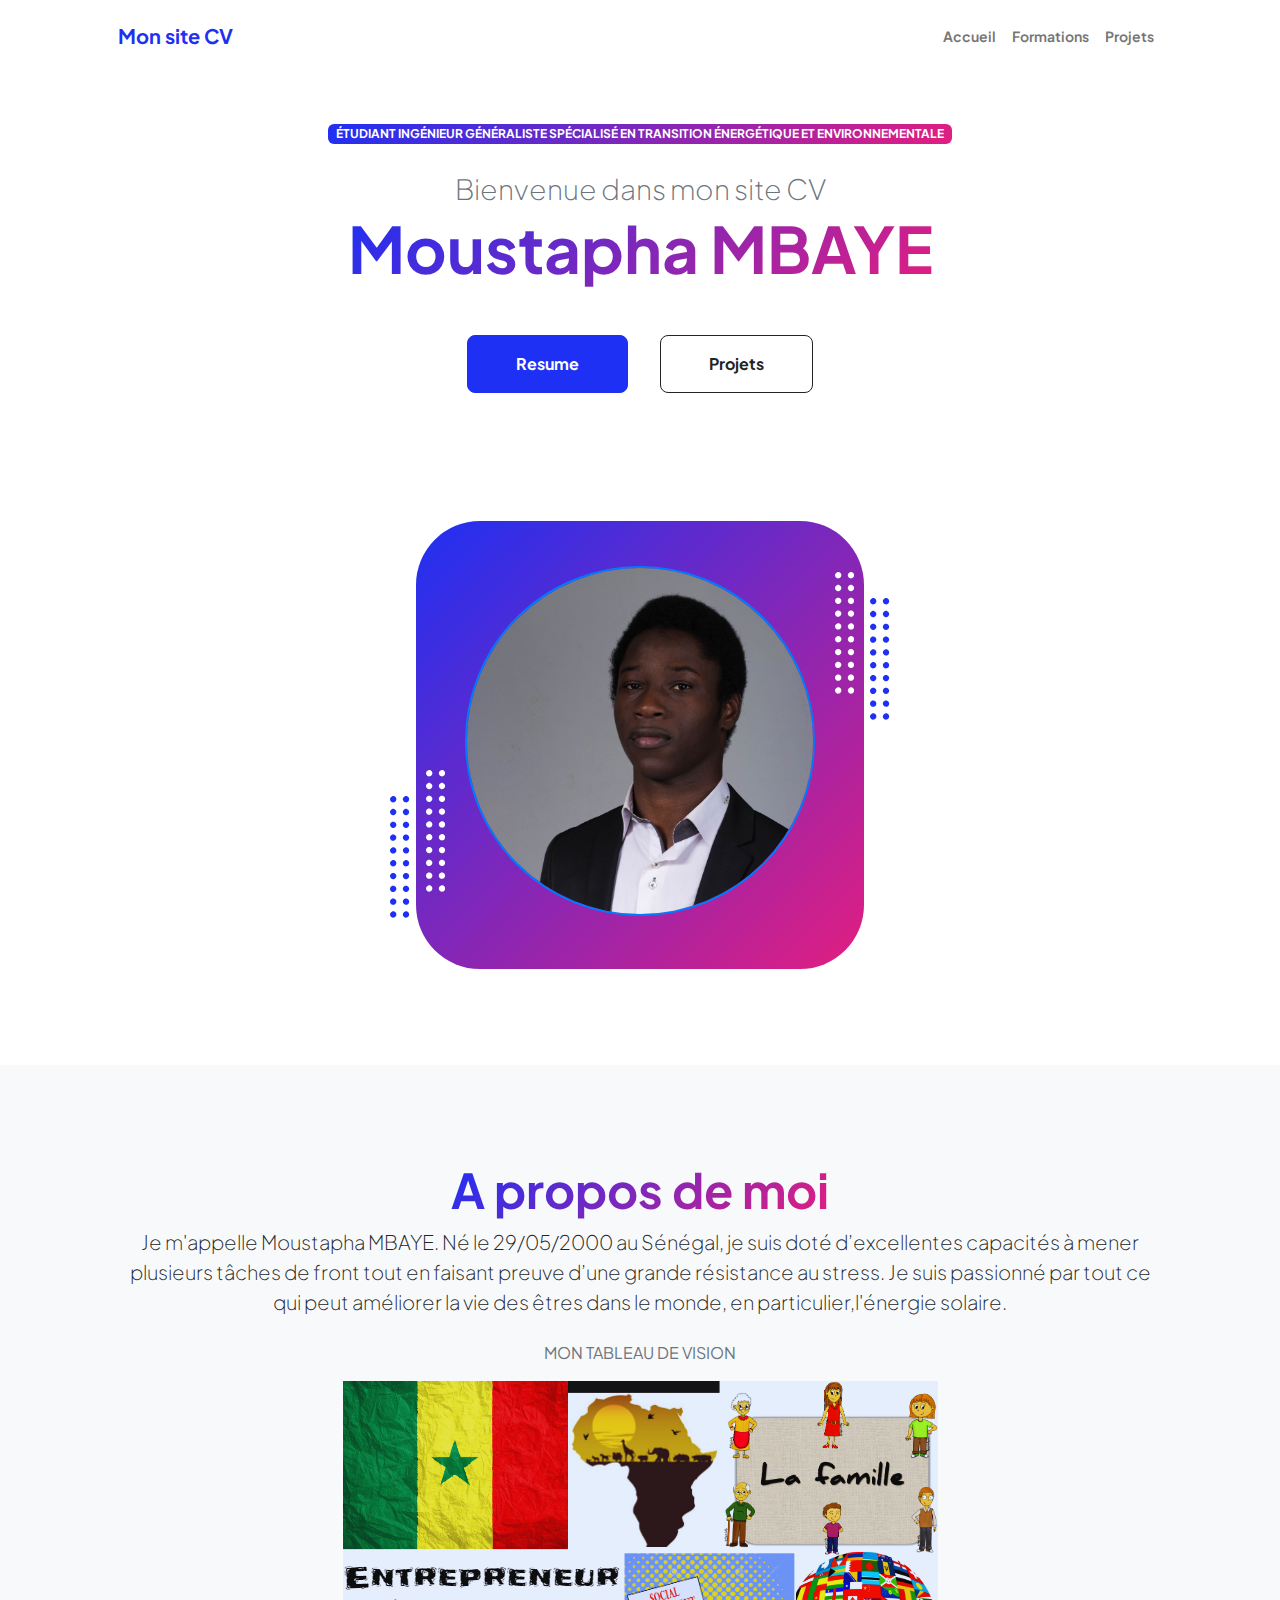
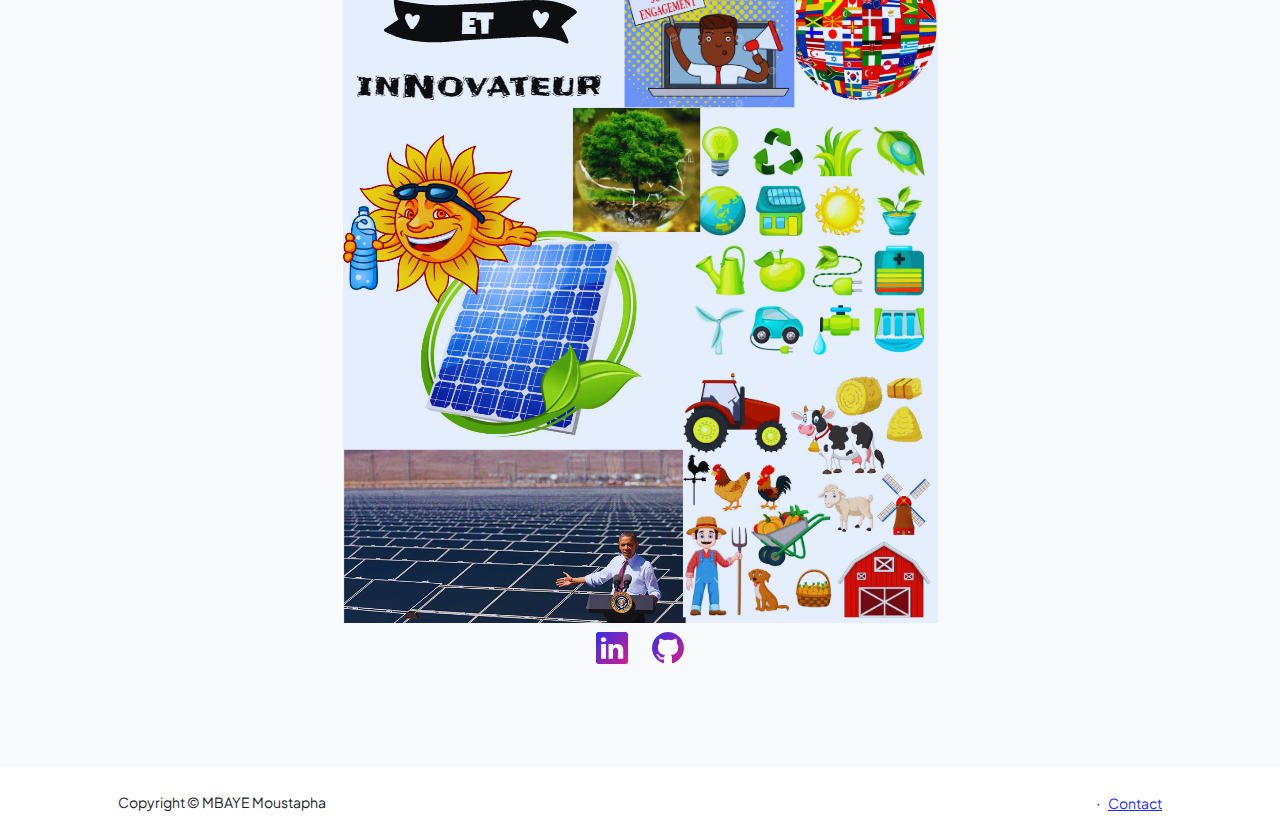
<file: index.html>
<!DOCTYPE html>
<html lang="en">
    <head>
        <meta charset="utf-8" />
        <meta name="viewport" content="width=device-width, initial-scale=1, shrink-to-fit=no" />
        <meta name="description" content="" />
        <meta name="author" content="" />
        <title>Moustapha MBAYE (CV)</title>
        <!-- Favicon-->
        <link rel="icon" type="image/x-icon" href="assets/Moii.jpg" />
        <!-- Custom Google font-->
        <link rel="preconnect" href="https://fonts.googleapis.com" />
        <link rel="preconnect" href="https://fonts.gstatic.com" crossorigin />
        <link href="https://fonts.googleapis.com/css2?family=Plus+Jakarta+Sans:wght@100;200;300;400;500;600;700;800;900&amp;display=swap" rel="stylesheet" />
        <!-- Bootstrap icons-->
        <link href="https://cdn.jsdelivr.net/npm/bootstrap-icons@1.8.1/font/bootstrap-icons.css" rel="stylesheet" />
        <!-- Core theme CSS (includes Bootstrap)-->
        <link href="css/styles.css" rel="stylesheet" />
    </head>
    <body class="d-flex flex-column h-100">
        <main class="flex-shrink-0">
            <!-- Navigation-->
            <nav class="navbar navbar-expand-lg navbar-light bg-white py-3">
                <div class="container px-5">
                    <a class="navbar-brand" href="index.html"><span class="fw-bolder text-primary">Mon site CV</span></a>
                    <button class="navbar-toggler" type="button" data-bs-toggle="collapse" data-bs-target="#navbarSupportedContent" aria-controls="navbarSupportedContent" aria-expanded="false" aria-label="Toggle navigation"><span class="navbar-toggler-icon"></span></button>
                    <div class="collapse navbar-collapse" id="navbarSupportedContent">
                        <ul class="navbar-nav ms-auto mb-2 mb-lg-0 small fw-bolder">
                            <li class="nav-item"><a class="nav-link" href="index.html">Accueil</a></li>
                            <li class="nav-item"><a class="nav-link" href="resume.html">Formations</a></li>
                            <li class="nav-item"><a class="nav-link" href="projects.html">Projets</a></li>
                        
                        </ul>
                    </div>
                </div>
            </nav>
            <!-- Header-->
            <header class="py-5">
                <div class="container px-5 pb-5">
                    <div class="row gx-5 align-items-center">
                        <div class="col-xxl-5">
                            <!-- Header text content-->
                            <div class="text-center text-xxl-start">
                                <div class="badge bg-gradient-primary-to-secondary text-white mb-4"><div class="text-uppercase">Étudiant Ingénieur généraliste spécialisé en transition énergétique et environnementale</div></div>
                                <div class="fs-3 fw-light text-muted">Bienvenue dans mon site CV</div>
                                <h1 class="display-3 fw-bolder mb-5"><span class="text-gradient d-inline">Moustapha MBAYE</span></h1>
                                <div class="d-grid gap-3 d-sm-flex justify-content-sm-center justify-content-xxl-start mb-3">
                                    <a class="btn btn-primary btn-lg px-5 py-3 me-sm-3 fs-6 fw-bolder" href="resume.html">Resume</a>
                                    <a class="btn btn-outline-dark btn-lg px-5 py-3 fs-6 fw-bolder" href="projects.html">Projets</a>
                                </div>
                            </div>
                        </div>
                        <div class="col-xxl-7">
                            <!-- Header profile picture-->
                            <div class="d-flex justify-content-center mt-5 mt-xxl-0">
                                <div class="profile bg-gradient-primary-to-secondary">
                                    <!-- TIP: For best results, use a photo with a transparent background like the demo example below-->
                                    <!-- Watch a tutorial on how to do this on YouTube (link)-->
                                    <img class="profile-img" src="assets/Profil.jpg" alt="..." />
                                    <div class="dots-1">
                                        <!-- SVG Dots-->
                                        <svg version="1.1" xmlns="http://www.w3.org/2000/svg" xmlns:xlink="http://www.w3.org/1999/xlink" x="0px" y="0px" viewBox="0 0 191.6 1215.4" style="enable-background: new 0 0 191.6 1215.4" xml:space="preserve">
                                            <g transform="translate(0.000000,1280.000000) scale(0.100000,-0.100000)">
                                                <path d="M227.7,12788.6c-105-35-200-141-222-248c-43-206,163-412,369-369c155,32,275,190,260,339c-11,105-90,213-190,262        C383.7,12801.6,289.7,12808.6,227.7,12788.6z"></path>
                                                <path d="M1507.7,12788.6c-151-50-253-216-222-362c25-119,136-230,254-255c194-41,395,142,375,339c-11,105-90,213-190,262        C1663.7,12801.6,1569.7,12808.6,1507.7,12788.6z"></path>
                                                <path d="M227.7,11508.6c-105-35-200-141-222-248c-43-206,163-412,369-369c155,32,275,190,260,339c-11,105-90,213-190,262        C383.7,11521.6,289.7,11528.6,227.7,11508.6z"></path>
                                                <path d="M1507.7,11508.6c-151-50-253-216-222-362c25-119,136-230,254-255c194-41,395,142,375,339c-11,105-90,213-190,262        C1663.7,11521.6,1569.7,11528.6,1507.7,11508.6z"></path>
                                                <path d="M227.7,10228.6c-105-35-200-141-222-248c-43-206,163-412,369-369c155,32,275,190,260,339c-11,105-90,213-190,262        C383.7,10241.6,289.7,10248.6,227.7,10228.6z"></path>
                                                <path d="M1507.7,10228.6c-105-35-200-141-222-248c-43-206,163-412,369-369c155,32,275,190,260,339c-11,105-90,213-190,262        C1663.7,10241.6,1569.7,10248.6,1507.7,10228.6z"></path>
                                                <path d="M227.7,8948.6c-105-35-200-141-222-248c-43-206,163-412,369-369c155,32,275,190,260,339c-11,105-90,213-190,262        C383.7,8961.6,289.7,8968.6,227.7,8948.6z"></path>
                                                <path d="M1507.7,8948.6c-105-35-200-141-222-248c-43-206,163-412,369-369c155,32,275,190,260,339c-11,105-90,213-190,262        C1663.7,8961.6,1569.7,8968.6,1507.7,8948.6z"></path>
                                                <path d="M227.7,7668.6c-105-35-200-141-222-248c-43-206,163-412,369-369c155,32,275,190,260,339c-11,105-90,213-190,262        C383.7,7681.6,289.7,7688.6,227.7,7668.6z"></path>
                                                <path d="M1507.7,7668.6c-105-35-200-141-222-248c-43-206,163-412,369-369c155,32,275,190,260,339c-11,105-90,213-190,262        C1663.7,7681.6,1569.7,7688.6,1507.7,7668.6z"></path>
                                                <path d="M227.7,6388.6c-105-35-200-141-222-248c-43-206,163-412,369-369c155,32,275,190,260,339c-11,105-90,213-190,262        C383.7,6401.6,289.7,6408.6,227.7,6388.6z"></path>
                                                <path d="M1507.7,6388.6c-105-35-200-141-222-248c-43-206,163-412,369-369c155,32,275,190,260,339c-11,105-90,213-190,262        C1663.7,6401.6,1569.7,6408.6,1507.7,6388.6z"></path>
                                                <path d="M227.7,5108.6c-105-35-200-141-222-248c-43-206,163-412,369-369c155,32,275,190,260,339c-11,105-90,213-190,262        C383.7,5121.6,289.7,5128.6,227.7,5108.6z"></path>
                                                <path d="M1507.7,5108.6c-105-35-200-141-222-248c-43-206,163-412,369-369c155,32,275,190,260,339c-11,105-90,213-190,262        C1663.7,5121.6,1569.7,5128.6,1507.7,5108.6z"></path>
                                                <path d="M227.7,3828.6c-105-35-200-141-222-248c-43-206,163-412,369-369c155,32,275,190,260,339c-11,105-90,213-190,262        C383.7,3841.6,289.7,3848.6,227.7,3828.6z"></path>
                                                <path d="M1507.7,3828.6c-105-35-200-141-222-248c-43-206,163-412,369-369c155,32,275,190,260,339c-11,105-90,213-190,262        C1663.7,3841.6,1569.7,3848.6,1507.7,3828.6z"></path>
                                                <path d="M227.7,2548.6c-105-35-200-141-222-248c-43-206,163-412,369-369c155,32,275,190,260,339c-11,105-90,213-190,262        C383.7,2561.6,289.7,2568.6,227.7,2548.6z"></path>
                                                <path d="M1507.7,2548.6c-105-35-200-141-222-248c-43-206,163-412,369-369c155,32,275,190,260,339c-11,105-90,213-190,262        C1663.7,2561.6,1569.7,2568.6,1507.7,2548.6z"></path>
                                                <path d="M227.7,1268.6c-105-35-200-141-222-248c-43-206,163-412,369-369c155,32,275,190,260,339c-11,105-90,213-190,262        C383.7,1281.6,289.7,1288.6,227.7,1268.6z"></path>
                                                <path d="M1507.7,1268.6c-105-35-200-141-222-248c-43-206,163-412,369-369c155,32,275,190,260,339c-11,105-90,213-190,262        C1663.7,1281.6,1569.7,1288.6,1507.7,1268.6z"></path>
                                            </g>
                                        </svg>
                                        <!-- END of SVG dots-->
                                    </div>
                                    <div class="dots-2">
                                        <!-- SVG Dots-->
                                        <svg version="1.1" xmlns="http://www.w3.org/2000/svg" xmlns:xlink="http://www.w3.org/1999/xlink" x="0px" y="0px" viewBox="0 0 191.6 1215.4" style="enable-background: new 0 0 191.6 1215.4" xml:space="preserve">
                                            <g transform="translate(0.000000,1280.000000) scale(0.100000,-0.100000)">
                                                <path d="M227.7,12788.6c-105-35-200-141-222-248c-43-206,163-412,369-369c155,32,275,190,260,339c-11,105-90,213-190,262        C383.7,12801.6,289.7,12808.6,227.7,12788.6z"></path>
                                                <path d="M1507.7,12788.6c-151-50-253-216-222-362c25-119,136-230,254-255c194-41,395,142,375,339c-11,105-90,213-190,262        C1663.7,12801.6,1569.7,12808.6,1507.7,12788.6z"></path>
                                                <path d="M227.7,11508.6c-105-35-200-141-222-248c-43-206,163-412,369-369c155,32,275,190,260,339c-11,105-90,213-190,262        C383.7,11521.6,289.7,11528.6,227.7,11508.6z"></path>
                                                <path d="M1507.7,11508.6c-151-50-253-216-222-362c25-119,136-230,254-255c194-41,395,142,375,339c-11,105-90,213-190,262        C1663.7,11521.6,1569.7,11528.6,1507.7,11508.6z"></path>
                                                <path d="M227.7,10228.6c-105-35-200-141-222-248c-43-206,163-412,369-369c155,32,275,190,260,339c-11,105-90,213-190,262        C383.7,10241.6,289.7,10248.6,227.7,10228.6z"></path>
                                                <path d="M1507.7,10228.6c-105-35-200-141-222-248c-43-206,163-412,369-369c155,32,275,190,260,339c-11,105-90,213-190,262        C1663.7,10241.6,1569.7,10248.6,1507.7,10228.6z"></path>
                                                <path d="M227.7,8948.6c-105-35-200-141-222-248c-43-206,163-412,369-369c155,32,275,190,260,339c-11,105-90,213-190,262        C383.7,8961.6,289.7,8968.6,227.7,8948.6z"></path>
                                                <path d="M1507.7,8948.6c-105-35-200-141-222-248c-43-206,163-412,369-369c155,32,275,190,260,339c-11,105-90,213-190,262        C1663.7,8961.6,1569.7,8968.6,1507.7,8948.6z"></path>
                                                <path d="M227.7,7668.6c-105-35-200-141-222-248c-43-206,163-412,369-369c155,32,275,190,260,339c-11,105-90,213-190,262        C383.7,7681.6,289.7,7688.6,227.7,7668.6z"></path>
                                                <path d="M1507.7,7668.6c-105-35-200-141-222-248c-43-206,163-412,369-369c155,32,275,190,260,339c-11,105-90,213-190,262        C1663.7,7681.6,1569.7,7688.6,1507.7,7668.6z"></path>
                                                <path d="M227.7,6388.6c-105-35-200-141-222-248c-43-206,163-412,369-369c155,32,275,190,260,339c-11,105-90,213-190,262        C383.7,6401.6,289.7,6408.6,227.7,6388.6z"></path>
                                                <path d="M1507.7,6388.6c-105-35-200-141-222-248c-43-206,163-412,369-369c155,32,275,190,260,339c-11,105-90,213-190,262        C1663.7,6401.6,1569.7,6408.6,1507.7,6388.6z"></path>
                                                <path d="M227.7,5108.6c-105-35-200-141-222-248c-43-206,163-412,369-369c155,32,275,190,260,339c-11,105-90,213-190,262        C383.7,5121.6,289.7,5128.6,227.7,5108.6z"></path>
                                                <path d="M1507.7,5108.6c-105-35-200-141-222-248c-43-206,163-412,369-369c155,32,275,190,260,339c-11,105-90,213-190,262        C1663.7,5121.6,1569.7,5128.6,1507.7,5108.6z"></path>
                                                <path d="M227.7,3828.6c-105-35-200-141-222-248c-43-206,163-412,369-369c155,32,275,190,260,339c-11,105-90,213-190,262        C383.7,3841.6,289.7,3848.6,227.7,3828.6z"></path>
                                                <path d="M1507.7,3828.6c-105-35-200-141-222-248c-43-206,163-412,369-369c155,32,275,190,260,339c-11,105-90,213-190,262        C1663.7,3841.6,1569.7,3848.6,1507.7,3828.6z"></path>
                                                <path d="M227.7,2548.6c-105-35-200-141-222-248c-43-206,163-412,369-369c155,32,275,190,260,339c-11,105-90,213-190,262        C383.7,2561.6,289.7,2568.6,227.7,2548.6z"></path>
                                                <path d="M1507.7,2548.6c-105-35-200-141-222-248c-43-206,163-412,369-369c155,32,275,190,260,339c-11,105-90,213-190,262        C1663.7,2561.6,1569.7,2568.6,1507.7,2548.6z"></path>
                                                <path d="M227.7,1268.6c-105-35-200-141-222-248c-43-206,163-412,369-369c155,32,275,190,260,339c-11,105-90,213-190,262        C383.7,1281.6,289.7,1288.6,227.7,1268.6z"></path>
                                                <path d="M1507.7,1268.6c-105-35-200-141-222-248c-43-206,163-412,369-369c155,32,275,190,260,339c-11,105-90,213-190,262        C1663.7,1281.6,1569.7,1288.6,1507.7,1268.6z"></path>
                                            </g>
                                        </svg>
                                        <!-- END of SVG dots-->
                                    </div>
                                    <div class="dots-3">
                                        <!-- SVG Dots-->
                                        <svg version="1.1" xmlns="http://www.w3.org/2000/svg" xmlns:xlink="http://www.w3.org/1999/xlink" x="0px" y="0px" viewBox="0 0 191.6 1215.4" style="enable-background: new 0 0 191.6 1215.4" xml:space="preserve">
                                            <g transform="translate(0.000000,1280.000000) scale(0.100000,-0.100000)">
                                                <path d="M227.7,12788.6c-105-35-200-141-222-248c-43-206,163-412,369-369c155,32,275,190,260,339c-11,105-90,213-190,262        C383.7,12801.6,289.7,12808.6,227.7,12788.6z"></path>
                                                <path d="M1507.7,12788.6c-151-50-253-216-222-362c25-119,136-230,254-255c194-41,395,142,375,339c-11,105-90,213-190,262        C1663.7,12801.6,1569.7,12808.6,1507.7,12788.6z"></path>
                                                <path d="M227.7,11508.6c-105-35-200-141-222-248c-43-206,163-412,369-369c155,32,275,190,260,339c-11,105-90,213-190,262        C383.7,11521.6,289.7,11528.6,227.7,11508.6z"></path>
                                                <path d="M1507.7,11508.6c-151-50-253-216-222-362c25-119,136-230,254-255c194-41,395,142,375,339c-11,105-90,213-190,262        C1663.7,11521.6,1569.7,11528.6,1507.7,11508.6z"></path>
                                                <path d="M227.7,10228.6c-105-35-200-141-222-248c-43-206,163-412,369-369c155,32,275,190,260,339c-11,105-90,213-190,262        C383.7,10241.6,289.7,10248.6,227.7,10228.6z"></path>
                                                <path d="M1507.7,10228.6c-105-35-200-141-222-248c-43-206,163-412,369-369c155,32,275,190,260,339c-11,105-90,213-190,262        C1663.7,10241.6,1569.7,10248.6,1507.7,10228.6z"></path>
                                                <path d="M227.7,8948.6c-105-35-200-141-222-248c-43-206,163-412,369-369c155,32,275,190,260,339c-11,105-90,213-190,262        C383.7,8961.6,289.7,8968.6,227.7,8948.6z"></path>
                                                <path d="M1507.7,8948.6c-105-35-200-141-222-248c-43-206,163-412,369-369c155,32,275,190,260,339c-11,105-90,213-190,262        C1663.7,8961.6,1569.7,8968.6,1507.7,8948.6z"></path>
                                                <path d="M227.7,7668.6c-105-35-200-141-222-248c-43-206,163-412,369-369c155,32,275,190,260,339c-11,105-90,213-190,262        C383.7,7681.6,289.7,7688.6,227.7,7668.6z"></path>
                                                <path d="M1507.7,7668.6c-105-35-200-141-222-248c-43-206,163-412,369-369c155,32,275,190,260,339c-11,105-90,213-190,262        C1663.7,7681.6,1569.7,7688.6,1507.7,7668.6z"></path>
                                                <path d="M227.7,6388.6c-105-35-200-141-222-248c-43-206,163-412,369-369c155,32,275,190,260,339c-11,105-90,213-190,262        C383.7,6401.6,289.7,6408.6,227.7,6388.6z"></path>
                                                <path d="M1507.7,6388.6c-105-35-200-141-222-248c-43-206,163-412,369-369c155,32,275,190,260,339c-11,105-90,213-190,262        C1663.7,6401.6,1569.7,6408.6,1507.7,6388.6z"></path>
                                                <path d="M227.7,5108.6c-105-35-200-141-222-248c-43-206,163-412,369-369c155,32,275,190,260,339c-11,105-90,213-190,262        C383.7,5121.6,289.7,5128.6,227.7,5108.6z"></path>
                                                <path d="M1507.7,5108.6c-105-35-200-141-222-248c-43-206,163-412,369-369c155,32,275,190,260,339c-11,105-90,213-190,262        C1663.7,5121.6,1569.7,5128.6,1507.7,5108.6z"></path>
                                                <path d="M227.7,3828.6c-105-35-200-141-222-248c-43-206,163-412,369-369c155,32,275,190,260,339c-11,105-90,213-190,262        C383.7,3841.6,289.7,3848.6,227.7,3828.6z"></path>
                                                <path d="M1507.7,3828.6c-105-35-200-141-222-248c-43-206,163-412,369-369c155,32,275,190,260,339c-11,105-90,213-190,262        C1663.7,3841.6,1569.7,3848.6,1507.7,3828.6z"></path>
                                                <path d="M227.7,2548.6c-105-35-200-141-222-248c-43-206,163-412,369-369c155,32,275,190,260,339c-11,105-90,213-190,262        C383.7,2561.6,289.7,2568.6,227.7,2548.6z"></path>
                                                <path d="M1507.7,2548.6c-105-35-200-141-222-248c-43-206,163-412,369-369c155,32,275,190,260,339c-11,105-90,213-190,262        C1663.7,2561.6,1569.7,2568.6,1507.7,2548.6z"></path>
                                                <path d="M227.7,1268.6c-105-35-200-141-222-248c-43-206,163-412,369-369c155,32,275,190,260,339c-11,105-90,213-190,262        C383.7,1281.6,289.7,1288.6,227.7,1268.6z"></path>
                                                <path d="M1507.7,1268.6c-105-35-200-141-222-248c-43-206,163-412,369-369c155,32,275,190,260,339c-11,105-90,213-190,262        C1663.7,1281.6,1569.7,1288.6,1507.7,1268.6z"></path>
                                            </g>
                                        </svg>
                                        <!-- END of SVG dots-->
                                    </div>
                                    <div class="dots-4">
                                        <!-- SVG Dots-->
                                        <svg version="1.1" xmlns="http://www.w3.org/2000/svg" xmlns:xlink="http://www.w3.org/1999/xlink" x="0px" y="0px" viewBox="0 0 191.6 1215.4" style="enable-background: new 0 0 191.6 1215.4" xml:space="preserve">
                                            <g transform="translate(0.000000,1280.000000) scale(0.100000,-0.100000)">
                                                <path d="M227.7,12788.6c-105-35-200-141-222-248c-43-206,163-412,369-369c155,32,275,190,260,339c-11,105-90,213-190,262        C383.7,12801.6,289.7,12808.6,227.7,12788.6z"></path>
                                                <path d="M1507.7,12788.6c-151-50-253-216-222-362c25-119,136-230,254-255c194-41,395,142,375,339c-11,105-90,213-190,262        C1663.7,12801.6,1569.7,12808.6,1507.7,12788.6z"></path>
                                                <path d="M227.7,11508.6c-105-35-200-141-222-248c-43-206,163-412,369-369c155,32,275,190,260,339c-11,105-90,213-190,262        C383.7,11521.6,289.7,11528.6,227.7,11508.6z"></path>
                                                <path d="M1507.7,11508.6c-151-50-253-216-222-362c25-119,136-230,254-255c194-41,395,142,375,339c-11,105-90,213-190,262        C1663.7,11521.6,1569.7,11528.6,1507.7,11508.6z"></path>
                                                <path d="M227.7,10228.6c-105-35-200-141-222-248c-43-206,163-412,369-369c155,32,275,190,260,339c-11,105-90,213-190,262        C383.7,10241.6,289.7,10248.6,227.7,10228.6z"></path>
                                                <path d="M1507.7,10228.6c-105-35-200-141-222-248c-43-206,163-412,369-369c155,32,275,190,260,339c-11,105-90,213-190,262        C1663.7,10241.6,1569.7,10248.6,1507.7,10228.6z"></path>
                                                <path d="M227.7,8948.6c-105-35-200-141-222-248c-43-206,163-412,369-369c155,32,275,190,260,339c-11,105-90,213-190,262        C383.7,8961.6,289.7,8968.6,227.7,8948.6z"></path>
                                                <path d="M1507.7,8948.6c-105-35-200-141-222-248c-43-206,163-412,369-369c155,32,275,190,260,339c-11,105-90,213-190,262        C1663.7,8961.6,1569.7,8968.6,1507.7,8948.6z"></path>
                                                <path d="M227.7,7668.6c-105-35-200-141-222-248c-43-206,163-412,369-369c155,32,275,190,260,339c-11,105-90,213-190,262        C383.7,7681.6,289.7,7688.6,227.7,7668.6z"></path>
                                                <path d="M1507.7,7668.6c-105-35-200-141-222-248c-43-206,163-412,369-369c155,32,275,190,260,339c-11,105-90,213-190,262        C1663.7,7681.6,1569.7,7688.6,1507.7,7668.6z"></path>
                                                <path d="M227.7,6388.6c-105-35-200-141-222-248c-43-206,163-412,369-369c155,32,275,190,260,339c-11,105-90,213-190,262        C383.7,6401.6,289.7,6408.6,227.7,6388.6z"></path>
                                                <path d="M1507.7,6388.6c-105-35-200-141-222-248c-43-206,163-412,369-369c155,32,275,190,260,339c-11,105-90,213-190,262        C1663.7,6401.6,1569.7,6408.6,1507.7,6388.6z"></path>
                                                <path d="M227.7,5108.6c-105-35-200-141-222-248c-43-206,163-412,369-369c155,32,275,190,260,339c-11,105-90,213-190,262        C383.7,5121.6,289.7,5128.6,227.7,5108.6z"></path>
                                                <path d="M1507.7,5108.6c-105-35-200-141-222-248c-43-206,163-412,369-369c155,32,275,190,260,339c-11,105-90,213-190,262        C1663.7,5121.6,1569.7,5128.6,1507.7,5108.6z"></path>
                                                <path d="M227.7,3828.6c-105-35-200-141-222-248c-43-206,163-412,369-369c155,32,275,190,260,339c-11,105-90,213-190,262        C383.7,3841.6,289.7,3848.6,227.7,3828.6z"></path>
                                                <path d="M1507.7,3828.6c-105-35-200-141-222-248c-43-206,163-412,369-369c155,32,275,190,260,339c-11,105-90,213-190,262        C1663.7,3841.6,1569.7,3848.6,1507.7,3828.6z"></path>
                                                <path d="M227.7,2548.6c-105-35-200-141-222-248c-43-206,163-412,369-369c155,32,275,190,260,339c-11,105-90,213-190,262        C383.7,2561.6,289.7,2568.6,227.7,2548.6z"></path>
                                                <path d="M1507.7,2548.6c-105-35-200-141-222-248c-43-206,163-412,369-369c155,32,275,190,260,339c-11,105-90,213-190,262        C1663.7,2561.6,1569.7,2568.6,1507.7,2548.6z"></path>
                                                <path d="M227.7,1268.6c-105-35-200-141-222-248c-43-206,163-412,369-369c155,32,275,190,260,339c-11,105-90,213-190,262        C383.7,1281.6,289.7,1288.6,227.7,1268.6z"></path>
                                                <path d="M1507.7,1268.6c-105-35-200-141-222-248c-43-206,163-412,369-369c155,32,275,190,260,339c-11,105-90,213-190,262        C1663.7,1281.6,1569.7,1288.6,1507.7,1268.6z"></path>
                                            </g>
                                        </svg>
                                        <!-- END of SVG dots-->
                                    </div>
                                </div>
                            </div>
                        </div>
                    </div>
                </div>
            </header>
            <!-- About Section-->
            <section class="bg-light py-5">
                <div class="container px-5">
                    <div class="row gx-5 justify-content-center">
                        <div class="col-xxl-8">
                            <div class="text-center my-5">
                                <h2 class="display-5 fw-bolder"><span class="text-gradient d-inline">A propos de moi</span></h2>
                                <p class="lead fw-light mb-4">Je m'appelle Moustapha MBAYE. Né le 29/05/2000 au Sénégal, je suis doté d’excellentes capacités à mener plusieurs tâches de front tout en faisant preuve d’une grande résistance au stress. Je suis passionné par tout ce qui peut améliorer la vie des êtres dans le monde, en particulier,l'énergie solaire.</p>
                                <p class="text-muted"> MON TABLEAU DE VISION </p>
                                <div class="parcoursimage">
                                    <img src="assets/Tableau_de_vision.png" alt="Pour mieux me connaître">
                                </div>
                                <div class="d-flex justify-content-center fs-2 gap-4">
                                    <a class="text-gradient" href="https://www.linkedin.com/in/moustapha-mbaye-a885a91b2/"><i class="bi bi-linkedin"></i></a>
                                    <a class="text-gradient" href="https://github.com/MBAYE-Mustafaa"><i class="bi bi-github"></i></a>
                                </div>
                            </div>
                        </div>
                    </div>
                </div>
            </section>
        </main>
        <!-- Footer-->
        <footer class="bg-white py-4 mt-auto">
            <div class="container px-5">
                <div class="row align-items-center justify-content-between flex-column flex-sm-row">
                    <div class="col-auto"><div class="small m-0">Copyright &copy; MBAYE Moustapha</div></div>
                    <div class="col-auto">
                        <span class="mx-1">&middot;</span>
                        <a class="small" href="mailto:moustapha.mbaye@imt-atlantique.net">Contact</a>
                    </div>

            



                </div>
            </div>
        </footer>
        <!-- Bootstrap core JS-->
        <script src="https://cdn.jsdelivr.net/npm/bootstrap@5.2.3/dist/js/bootstrap.bundle.min.js"></script>
        <!-- Core theme JS-->
        <script src="js/scripts.js"></script>
    </body>
</html>
</file>
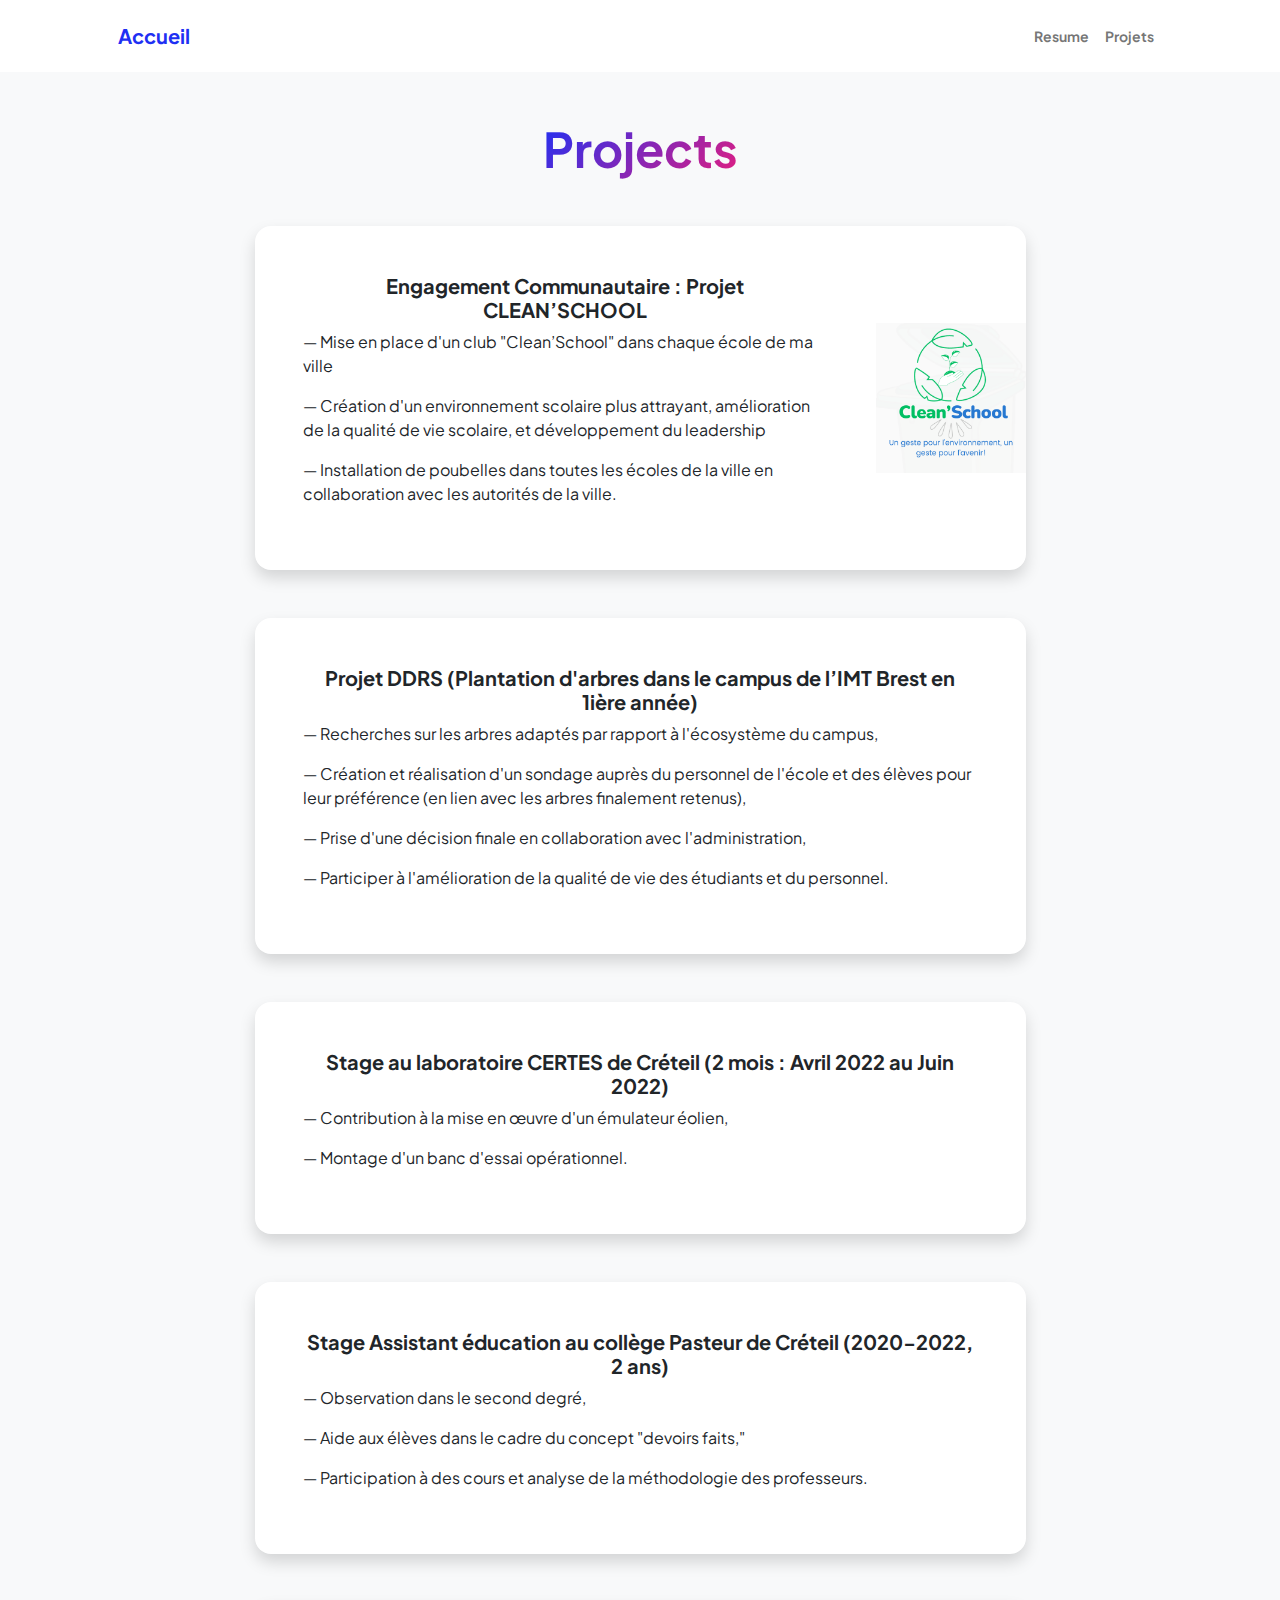
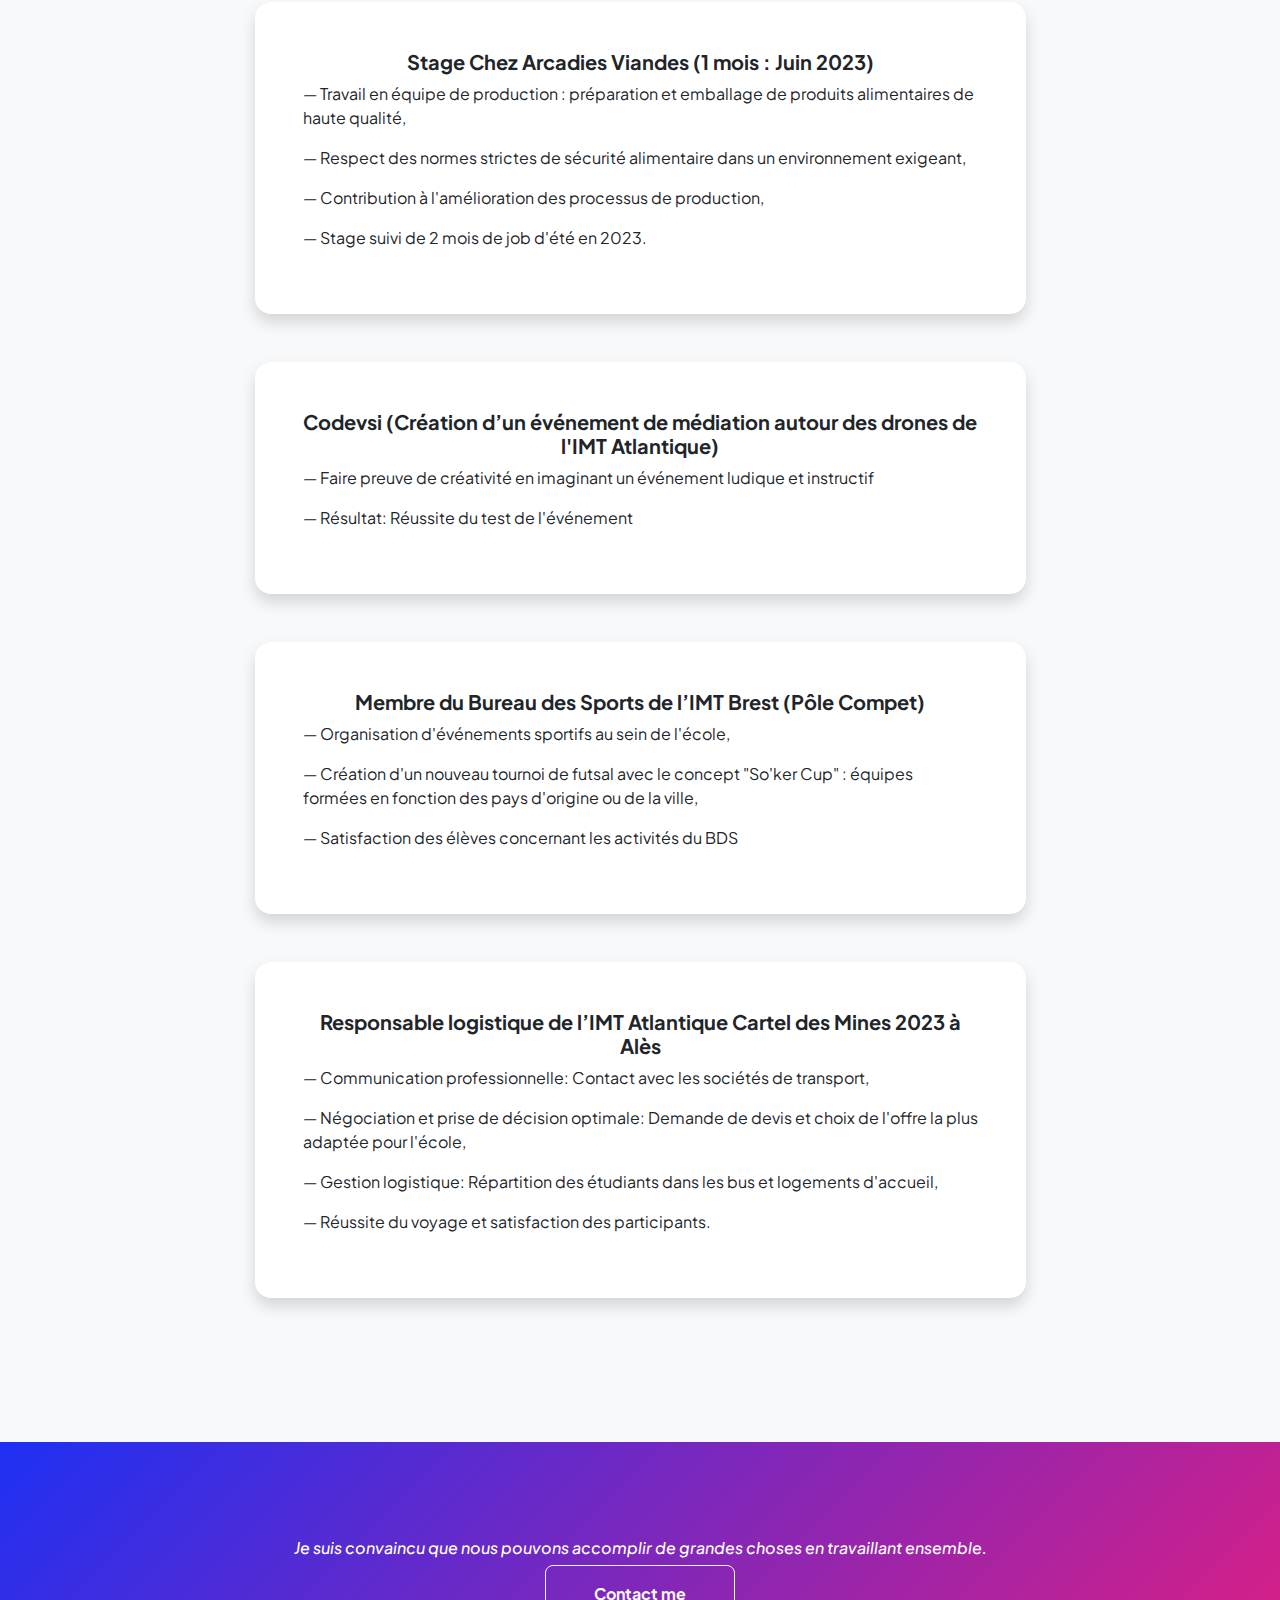
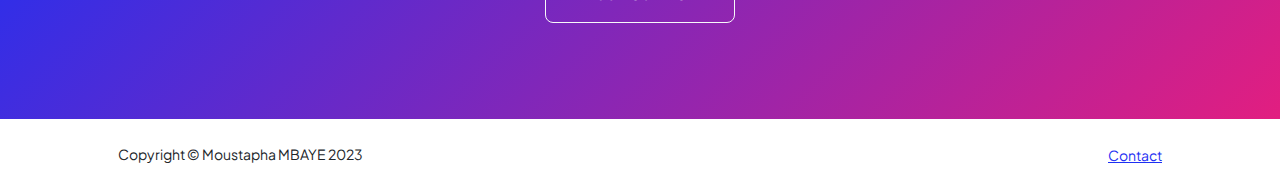
<file: projects.html>
<!DOCTYPE html>
<html lang="en">
<head>
    <meta charset="utf-8">
    <meta name="viewport" content="width=device-width, initial-scale=1, shrink-to-fit=no">
    <meta name="description" content="">
    <meta name="author" content="">
    <title>Mes Projets</title>
    <!-- Favicon-->
    <link rel="icon" type="image/x-icon" href="assets/Forma.jpg">
    <!-- Custom Google font-->
    <link rel="preconnect" href="https://fonts.googleapis.com">
    <link rel="preconnect" href="https://fonts.gstatic.com" crossorigin>
    <link href="https://fonts.googleapis.com/css2?family=Plus+Jakarta+Sans:wght@100;200;300;400;500;600;700;800;900&amp;display=swap" rel="stylesheet">
    <!-- Bootstrap icons-->
    <link href="https://cdn.jsdelivr.net/npm/bootstrap-icons@1.8.1/font/bootstrap-icons.css" rel="stylesheet">
    <!-- Core theme CSS (includes Bootstrap)-->
    <link href="css/styles.css" rel="stylesheet">
</head>
<body class="d-flex flex-column h-100 bg-light">
    <main class="flex-shrink-0">
        <!-- Navigation-->
        <nav class="navbar navbar-expand-lg navbar-light bg-white py-3">
            <div class="container px-5">
                <a class="navbar-brand" href="index.html">
                    <span class="fw-bolder text-primary">Accueil</span>
                </a>
                <button class="navbar-toggler" type="button" data-bs-toggle="collapse" data-bs-target="#navbarSupportedContent" aria-controls="navbarSupportedContent" aria-expanded="false" aria-label="Toggle navigation">
                    <span class="navbar-toggler-icon"></span>
                </button>
                <div class="collapse navbar-collapse" id="navbarSupportedContent">
                    <ul class="navbar-nav ms-auto mb-2 mb-lg-0 small fw-bolder">
                
                        <li class="nav-item"><a class="nav-link" href="resume.html">Resume</a></li>
                        <li class="nav-item"><a class="nav-link" href="projects.html">Projets</a></li>
                        
                    </ul>
                </div>
            </div>
        </nav>
        <!-- Projects Section-->
        <section class="py-5">
            <div class="container px-5 mb-5">
                <div class="text-center mb-5">
                    <h1 class="display-5 fw-bolder mb-0">
                        <span class="text-gradient d-inline">Projects</span>
                    </h1>
                </div>
                <div class="row gx-5 justify-content-center">
                    <div class="col-lg-11 col-xl-9 col-xxl-8">
                        <!-- Project Card 1-->
                        <div class="card overflow-hidden shadow rounded-4 border-0 mb-5">
                            <div class="card-body p-0">
                                <div class="d-flex align-items-center">
                                    <div class="p-5">
                                        <center><h5 class="fw-bolder">Engagement Communautaire : Projet CLEAN’SCHOOL</h5></center>
                                        <p>&#x2014; Mise en place d'un club "Clean’School" dans chaque école de ma ville</p>
                                        <p>&#x2014; Création d'un environnement scolaire plus attrayant, amélioration de la qualité de vie scolaire, et développement du leadership</p>
                                        <p>&#x2014; Installation de poubelles dans toutes les écoles de la ville en collaboration avec les autorités de la ville.</p>
                                    </div>
                                    <img class="img-fluid" src="assets/Clean.png" alt="Image" height="168" width="150" />
                                </div>
                            </div>
                        </div>
                        <!-- Project Card 2-->
                        <div class="card overflow-hidden shadow rounded-4 border-0 mb-5">
                            <div class="card-body p-0">
                                <div class="d-flex align-items-center">
                                    <div class="p-5">
                                        <center><h5 class="fw-bolder">Projet DDRS (Plantation d'arbres dans le campus de l’IMT Brest en 1ière année)</h5></center>
                                        <p>&#x2014; Recherches sur les arbres adaptés par rapport à l'écosystème du campus,</p>
                                        <p>&#x2014; Création et réalisation d'un sondage auprès du personnel de l'école et des élèves pour leur préférence (en lien avec les arbres finalement retenus),</p>
                                        <p>&#x2014; Prise d'une décision finale en collaboration avec l'administration,</p>
                                        <p>&#x2014; Participer à l'amélioration de la qualité de vie des étudiants et du personnel.</p>
                                    </div>
                                </div>
                            </div>
                        </div>
                        <!-- Project Card 3-->
                        <div class="card overflow-hidden shadow rounded-4 border-0 mb-5">
                            <div class="card-body p-0">
                                <div class="d-flex align-items-center">
                                    <div class="p-5">
                                        <center><h5 class="fw-bolder">Stage au laboratoire CERTES de Créteil (2 mois : Avril 2022 au Juin 2022)</h5></center>
                                        <p>&#x2014; Contribution à la mise en œuvre d'un émulateur éolien,</p>
                                        <p>&#x2014; Montage d'un banc d'essai opérationnel.</p>
                                    </div>
                                </div>
                            </div>
                        </div>
                        <!-- Project Card 4-->
                        <div class="card overflow-hidden shadow rounded-4 border-0 mb-5">
                            <div class="card-body p-0">
                                <div class "d-flex align-items-center">
                                    <div class="p-5">
                                        <center><h5 class="fw-bolder">Stage Assistant éducation au collège Pasteur de Créteil (2020-2022, 2 ans)</h5></center>
                                        <p>&#x2014; Observation dans le second degré,</p>
                                        <p>&#x2014; Aide aux élèves dans le cadre du concept "devoirs faits,"</p>
                                        <p>&#x2014; Participation à des cours et analyse de la méthodologie des professeurs.</p>
                                    </div>
                                </div>
                            </div>
                        </div>
                        <!-- Project Card 5-->
                        <div class="card overflow-hidden shadow rounded-4 border-0 mb-5">
                            <div class="card-body p-0">
                                <div class="d-flex align-items-center">
                                    <div class="p-5">
                                        <center><h5 class="fw-bolder">Stage Chez Arcadies Viandes (1 mois : Juin 2023)</h5></center>
                                        <p>&#x2014; Travail en équipe de production : préparation et emballage de produits alimentaires de haute qualité,</p>
                                        <p>&#x2014; Respect des normes strictes de sécurité alimentaire dans un environnement exigeant,</p>
                                        <p>&#x2014; Contribution à l'amélioration des processus de production,</p>
                                        <p>&#x2014; Stage suivi de 2 mois de job d'été en 2023.</p>
                                    </div>
                                </div>
                            </div>
                        </div>
                        <!-- Project Card 6-->
                        <div class="card overflow-hidden shadow rounded-4 border-0 mb-5">
                            <div class="card-body p-0">
                                <div class="d-flex align-items-center">
                                    <div class="p-5">
                                        <center><h5 class="fw-bolder">Codevsi (Création d’un événement de médiation autour des drones de l'IMT Atlantique)</h5></center>
                                        <p>&#x2014; Faire preuve de créativité en imaginant un événement ludique et instructif</p>
                                        <p>&#x2014; Résultat: Réussite du test de l'événement</p>
                                    </div>
                                </div>
                            </div>
                        </div>
                        <!-- Project Card 7-->
                        <div class="card overflow-hidden shadow rounded-4 border-0 mb-5">
                            <div class="card-body p-0">
                                <div class="d-flex align-items-center">
                                    <div class="p-5">
                                        <center><h5 class="fw-bolder">Membre du Bureau des Sports de l’IMT Brest (Pôle Compet)</h5></center>
                                        <p>&#x2014; Organisation d'événements sportifs au sein de l'école,</p>
                                        <p>&#x2014; Création d'un nouveau tournoi de futsal avec le concept "So'ker Cup" : équipes formées en fonction des pays d'origine ou de la ville,</p>
                                        <p>&#x2014; Satisfaction des élèves concernant les activités du BDS</p>
                                    </div>
                                </div>
                            </div>
                        </div>
                        <!-- Project Card 8-->
                        <div class="card overflow-hidden shadow rounded-4 border-0 mb-5">
                            <div class="card-body p-0">
                                <div class="d-flex align-items-center">
                                    <div class="p-5">
                                        <center><h5 class="fw-bolder">Responsable logistique de l’IMT Atlantique Cartel des Mines 2023 à Alès</h5></center>
                                        <p>&#x2014; Communication professionnelle: Contact avec les sociétés de transport,</p>
                                        <p>&#x2014; Négociation et prise de décision optimale: Demande de devis et choix de l'offre la plus adaptée pour l'école,</p>
                                        <p>&#x2014; Gestion logistique: Répartition des étudiants dans les bus et logements d'accueil,</p>
                                        <p>&#x2014; Réussite du voyage et satisfaction des participants.</p>
                                    </div>
                                </div>
                            </div>
                        </div>
                    </div>
                </div>
            </div>
        </section>
        <!-- Call to action section-->
        <section class="py-5 bg-gradient-primary-to-secondary text-white">
            <div class="container px-5 my-5">
                <div class="text-center">
                    <h6><i>Je suis convaincu que nous pouvons accomplir de grandes choses en travaillant ensemble.</i></h6>
                    <a class="btn btn-outline-light btn-lg px-5 py-3 fs-6 fw-bolder" href="contact.html">Contact me</a>
                </div>
            </div>
        </section>
    </main>
    <!-- Footer-->
    <footer class="bg-white py-4 mt-auto">
        <div class="container px-5">
            <div class="row align-items-center justify-content-between flex-column flex-sm-row">
                <div class="col-auto">
                    <div class="small m-0">Copyright &copy; Moustapha MBAYE 2023</div>
                </div>
                <div class="col-auto">
                    <a class="small" href="mailto:moustapha.mbaye@imt-atlantique.net">Contact</a>
                </div>
            </div>
        </div>
    </footer>
    <!-- Bootstrap core JS-->
    <script src="https://cdn.jsdelivr.net/npm/bootstrap@5.2.3/dist/js/bootstrap.bundle.min.js"></script>
    <!-- Core theme JS-->
    <script src="js/scripts.js"></script>
</body>
</html>
</file>
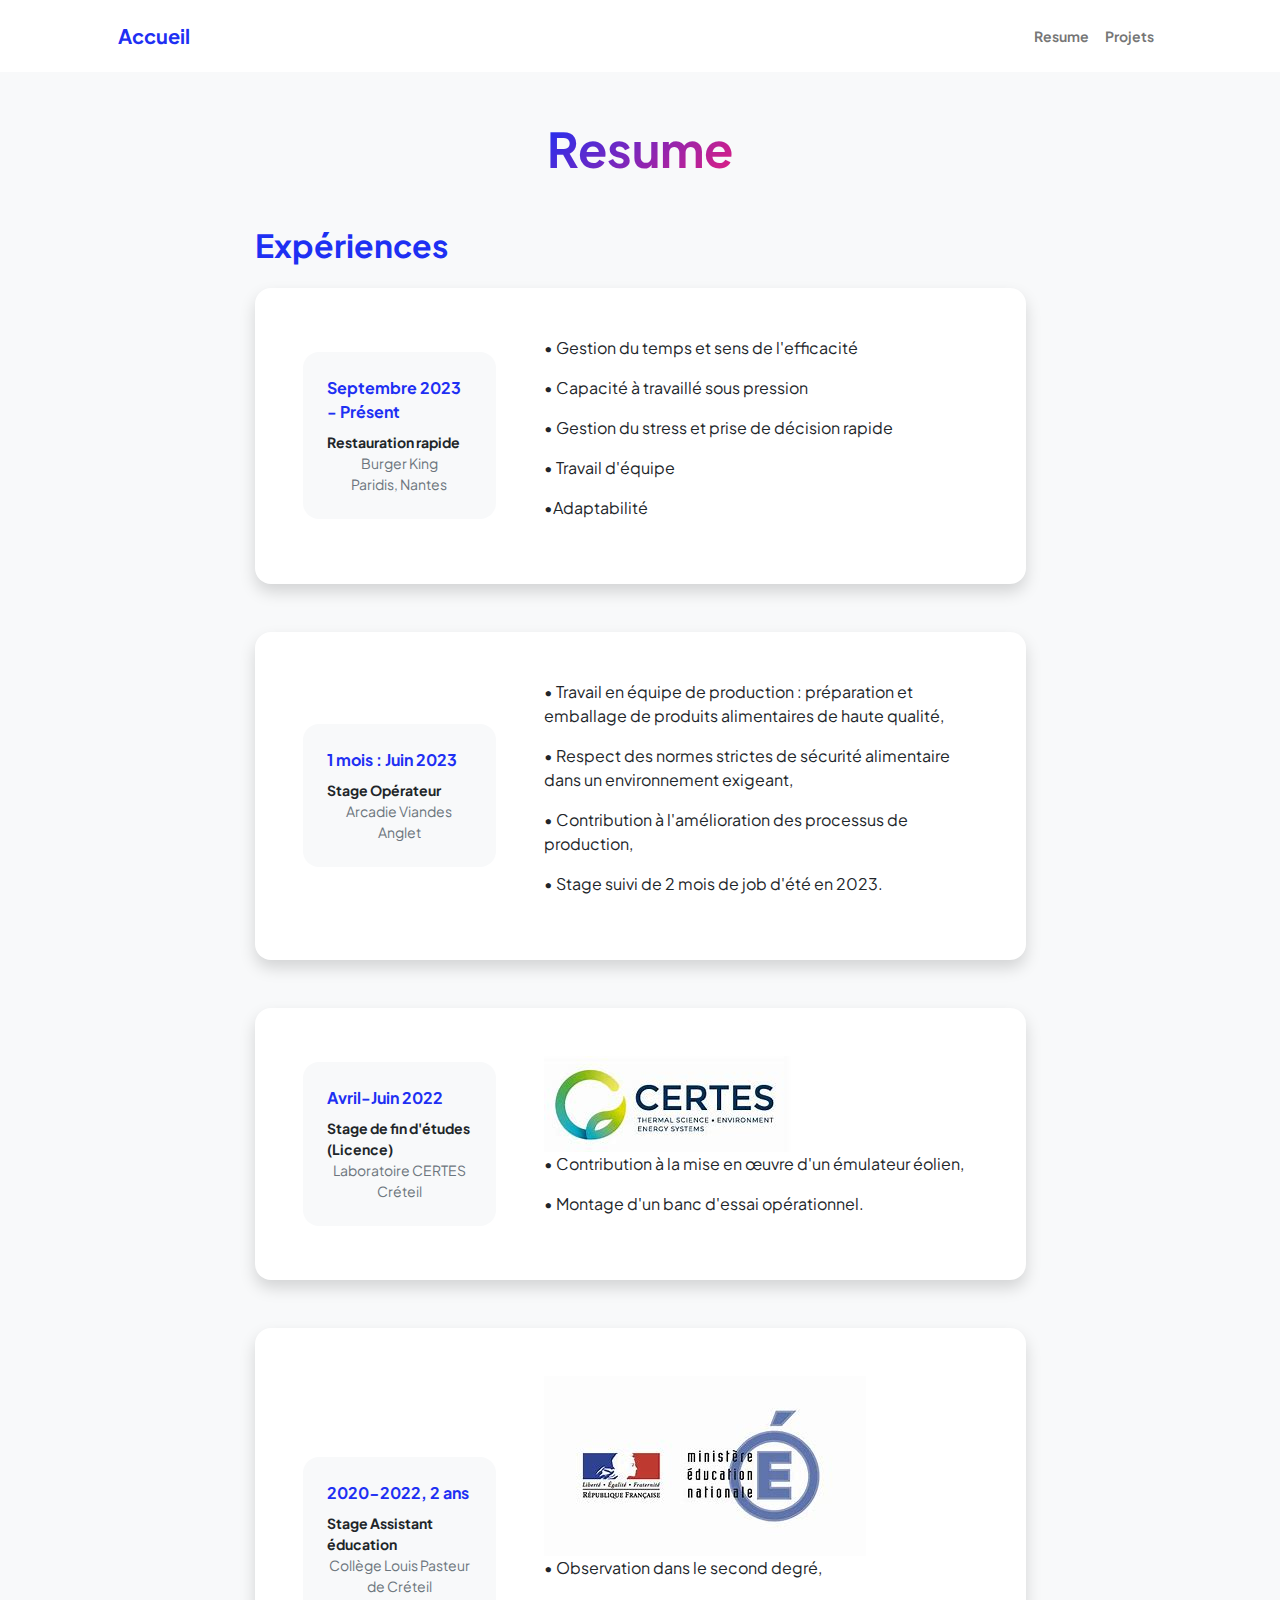
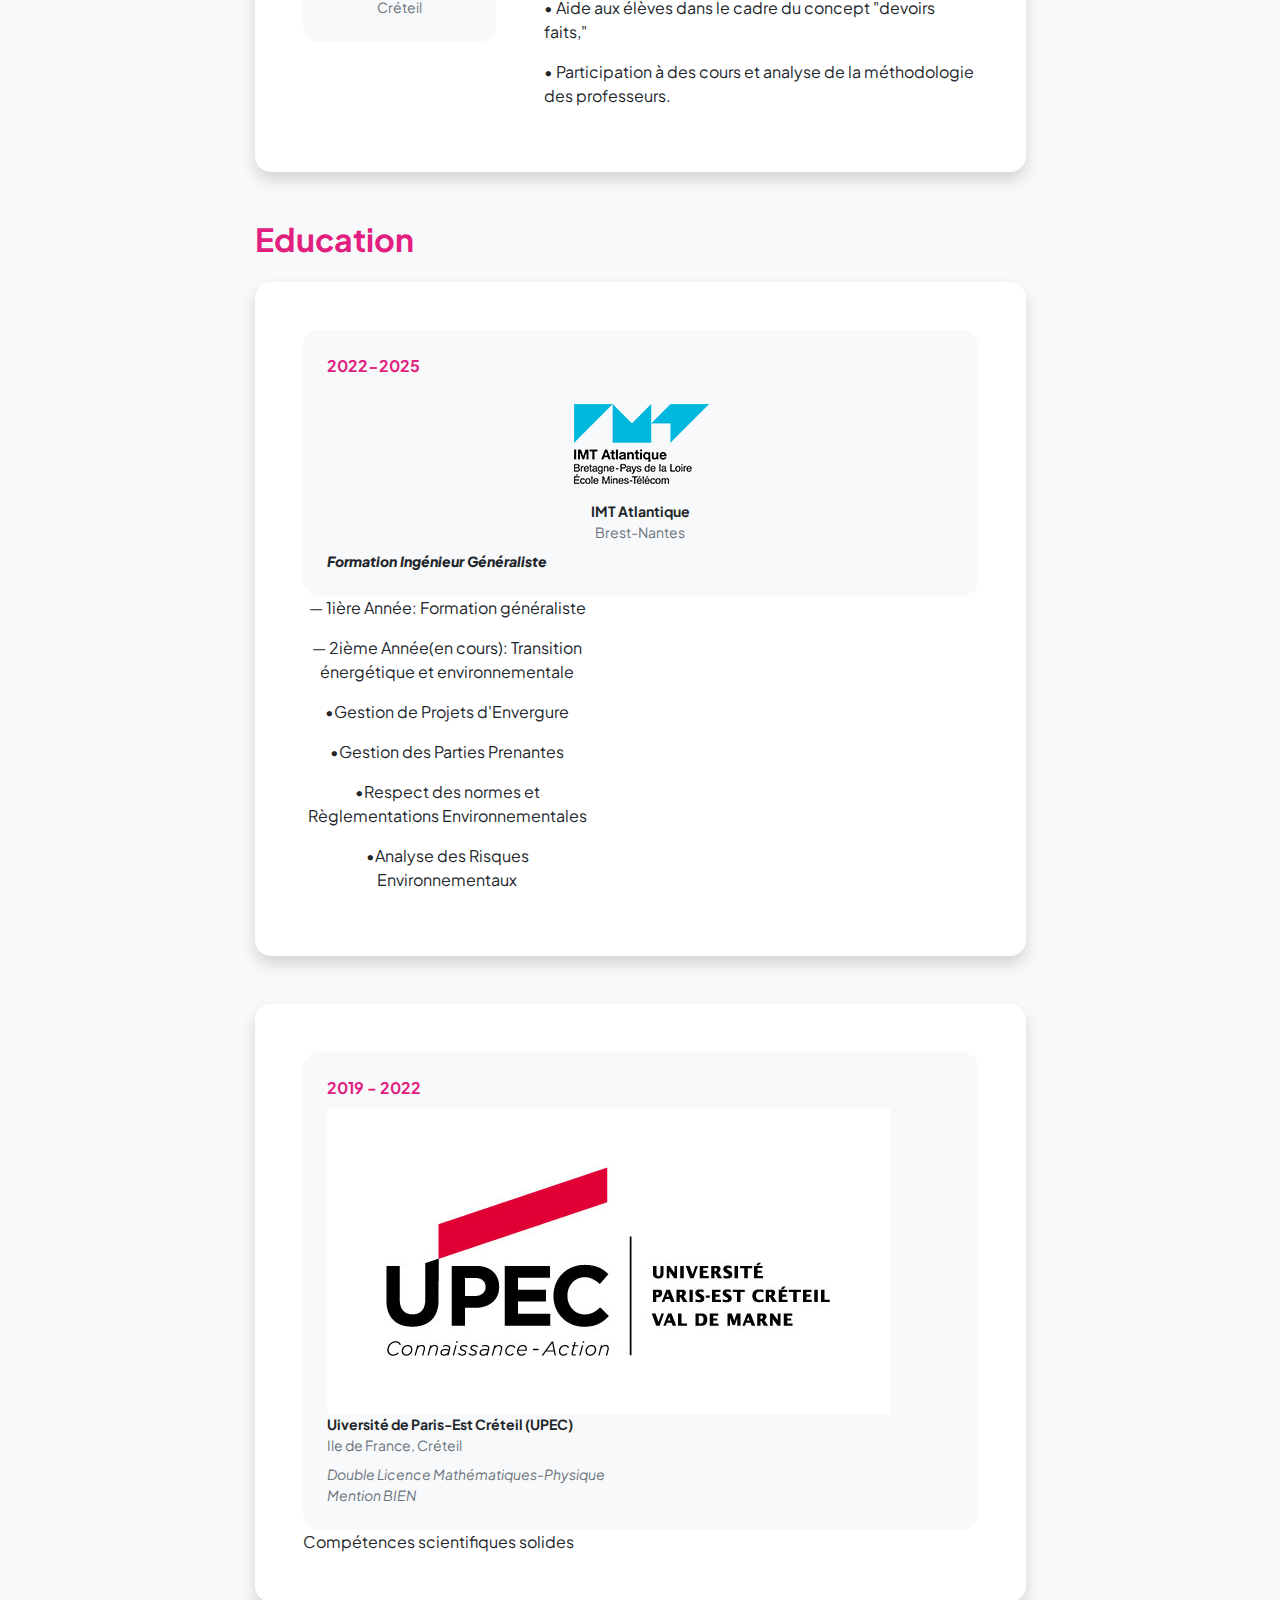
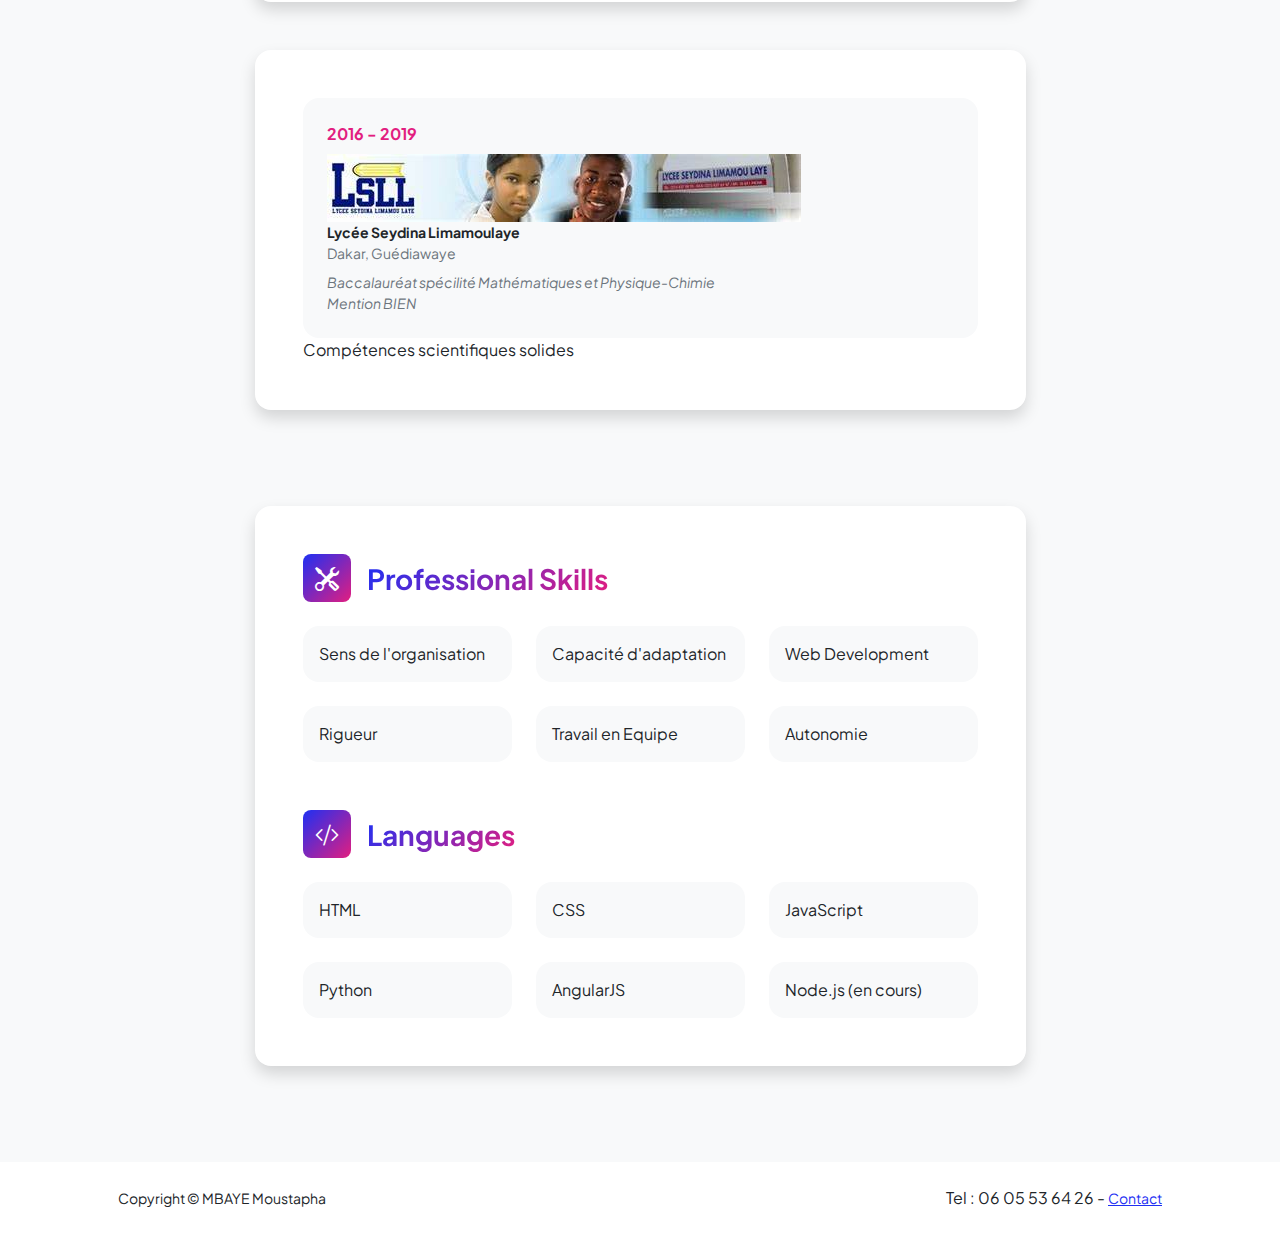
<file: resume.html>
<!DOCTYPE html>
<html lang="en">
    <head>
        <meta charset="utf-8" />
        <meta name="viewport" content="width=device-width, initial-scale=1, shrink-to-fit=no" />
        <meta name="description" content="" />
        <meta name="author" content="" />
        <title>Parcours</title>
        <!-- Favicon-->
        <link rel="icon" type="image/x-icon" href="assets/formation.jpg" />
        <!-- Custom Google font-->
        <link rel="preconnect" href="https://fonts.googleapis.com" />
        <link rel="preconnect" href="https://fonts.gstatic.com" crossorigin />
        <link href="https://fonts.googleapis.com/css2?family=Plus+Jakarta+Sans:wght@100;200;300;400;500;600;700;800;900&amp;display=swap" rel="stylesheet" />
        <!-- Bootstrap icons-->
        <link href="https://cdn.jsdelivr.net/npm/bootstrap-icons@1.8.1/font/bootstrap-icons.css" rel="stylesheet" />
        <!-- Core theme CSS (includes Bootstrap)-->
        <link href="css/styles.css" rel="stylesheet" />
    </head>
    <body class="d-flex flex-column h-100 bg-light">
        <main class="flex-shrink-0">
            <!-- Navigation-->
            <nav class="navbar navbar-expand-lg navbar-light bg-white py-3">
                <div class="container px-5">
                    <a class="navbar-brand" href="index.html"><span class="fw-bolder text-primary">Accueil</span></a>
                    <button class="navbar-toggler" type="button" data-bs-toggle="collapse" data-bs-target="#navbarSupportedContent" aria-controls="navbarSupportedContent" aria-expanded="false" aria-label="Toggle navigation"><span class="navbar-toggler-icon"></span></button>
                    <div class="collapse navbar-collapse" id="navbarSupportedContent">
                        <ul class="navbar-nav ms-auto mb-2 mb-lg-0 small fw-bolder">
                           
                            <li class="nav-item"><a class="nav-link" href="resume.html">Resume</a></li>
                            <li class="nav-item"><a class="nav-link" href="projects.html">Projets</a></li>
                          
                        </ul>
                    </div>
                </div>
            </nav>
            <!-- Page Content-->
            <div class="container px-5 my-5">
                <div class="text-center mb-5">
                    <h1 class="display-5 fw-bolder mb-0"><span class="text-gradient d-inline">Resume</span></h1>
                </div>
                <div class="row gx-5 justify-content-center">
                    <div class="col-lg-11 col-xl-9 col-xxl-8">
                        <!-- Experience Section-->
                        <section>
                            <div class="d-flex align-items-center justify-content-between mb-4">
                                <h2 class="text-primary fw-bolder mb-0">Expériences</h2>
                                
                            </div>
                            <!-- Experience Card 1-->
                            <div class="card shadow border-0 rounded-4 mb-5">
                                <div class="card-body p-5">
                                    <div class="row align-items-center gx-5">
                                        <div class="col text-center text-lg-start mb-4 mb-lg-0">
                                            <div class="bg-light p-4 rounded-4">
                                                <div class="text-primary fw-bolder mb-2">Septembre 2023 - Présent</div>
                                                <div class="small fw-bolder">Restauration rapide</div>
                                                <center><div class="small text-muted">Burger King</div>
                                                    <div class="small text-muted">Paridis, Nantes</div>
                                                </center>
                                                
                                            </div>
                                        </div>
                                        <div class="col-lg-8"><div>
                                            <p>&bull; Gestion du temps et sens de l'efficacité </p>
                                            <p>&bull; Capacité à travaillé sous pression</p>
                                            <p>&bull; Gestion du stress et prise de décision rapide</p>
                                            <p>&bull; Travail d'équipe</p>
                                           <p>&bull;Adaptabilité</p> 
                                         
                                        </div></div>
                                    </div>
                                </div>
                            </div>
                             <!-- Experience Card 2-->
                             <div class="card shadow border-0 rounded-4 mb-5">
                                <div class="card-body p-5">
                                    <div class="row align-items-center gx-5">
                                        <div class="col text-center text-lg-start mb-4 mb-lg-0">
                                            <div class="bg-light p-4 rounded-4">
                                                <div class="text-primary fw-bolder mb-2">1 mois : Juin 2023</div>
                                                <div class="small fw-bolder">Stage Opérateur</div>
                                                <center><div class="small text-muted">Arcadie Viandes</div>
                                                    <div class="small text-muted">Anglet</div>
                                                </center>
                                                
                                            </div>
                                        </div>
                                        <div class="col-lg-8"><div>
                                            <p>&bull; Travail en équipe de production : préparation et emballage de produits alimentaires de haute qualité,</p>
                                        <p>&bull; Respect des normes strictes de sécurité alimentaire dans un environnement exigeant,</p>
                                        <p>&bull; Contribution à l'amélioration des processus de production,</p>
                                        <p>&bull; Stage suivi de 2 mois de job d'été en 2023.</p> 
                                         
                                        </div></div>
                                    </div>
                                </div>
                            </div>
                         <!-- Experience Card 3-->
                         <div class="card shadow border-0 rounded-4 mb-5">
                            <div class="card-body p-5">
                                <div class="row align-items-center gx-5">
                                    <div class="col text-center text-lg-start mb-4 mb-lg-0">
                                        <div class="bg-light p-4 rounded-4">
                                            <div class="text-primary fw-bolder mb-2">Avril-Juin 2022</div>
                                            <div class="small fw-bolder">Stage de fin d'études (Licence)</div>
                                            
                                            <center><div class="small text-muted">Laboratoire CERTES</div>
                                                <div class="small text-muted">Créteil</div>
                                            </center>
                                            
                                        </div>
                                    </div>
                                    <div class="col-lg-8"><div>
                                        <a href="https://www.certes-upec.fr/" title="Laboratoire CERTES"><img src="assets/Certes.jpeg" alt="logo Certes"></a>
                                        <p>&bull; Contribution à la mise en œuvre d'un émulateur éolien,</p>
                                        <p>&bull; Montage d'un banc d'essai opérationnel.</p>
                                     
                                    </div></div>
                                </div>
                            </div>
                        </div>
                          <!-- Experience Card 4-->
                          <div class="card shadow border-0 rounded-4 mb-5">
                            <div class="card-body p-5">
                                <div class="row align-items-center gx-5">
                                    <div class="col text-center text-lg-start mb-4 mb-lg-0">
                                        <div class="bg-light p-4 rounded-4">
                                            <div class="text-primary fw-bolder mb-2">2020-2022, 2 ans </div>
                                            <div class="small fw-bolder">Stage Assistant éducation</div>
                                            
                                            <center><div class="small text-muted">Collège Louis Pasteur de Créteil </div>
                                                <div class="small text-muted">Créteil</div>
                                            </center>
                                            
                                        </div>
                                    </div>
                                    <div class="col-lg-8"><div>
                                        <a href="https://www.education.gouv.fr/bo/19/Hebdo41/MENH1929194C.htm" title="Ministère de l'éducation"><img src="assets/Pass.jpeg" alt="logo entreprise "></a>
                                        <p>&bull; Observation dans le second degré,</p>
                                        <p>&bull; Aide aux élèves dans le cadre du concept "devoirs faits,"</p>
                                        <p>&bull; Participation à des cours et analyse de la méthodologie des professeurs.</p>
                                     
                                    </div></div>
                                </div>
                            </div>
                        </div>
                    
                    

        
                      
                        <!-- Education Section-->
                        <section>
                            <h2 class="text-secondary fw-bolder mb-4">Education</h2>
                            <!-- Education Card 1-->
                            <div class="card shadow border-0 rounded-4 mb-5">
                                <div class="card-body p-5">
                                    <div class="row align-items-center gx-5">
                                        <div class="col text-center text-lg-start mb-4 mb-lg-0">
                                            <div class="bg-light p-4 rounded-4">
                                                <div class="text-secondary fw-bolder mb-2">2022-2025</div>
                                                <div class="mb-2">
                                                    <center>
                                                    <a href="https://www.imt-atlantique.fr/fr" title="IMT Atlantique"><img src="assets/logo-imta.png" alt="logo IMT Atlantique"> </a>
                                                    <div class="small fw-bolder">IMT Atlantique</div>
                                                    
                                                    <div class="small text-muted">Brest-Nantes</div>
                                                </div>
                                                <div class="fst-italic">
                                                    <div class="small fw-bolder"><strong>Formation Ingénieur Généraliste</strong></div>
                                                </center>

                                                </div>
                                            </div>
                                        </div>
                                        <div class="col-lg-8"><div> <div class="col-lg-8"><div>
                                        <center><p>&#x2014; 1ière Année: Formation généraliste</p>
                                            <p>&#x2014; 2ième Année(en cours): Transition énergétique et environnementale</p>
                                            <p>&bull;Gestion de Projets d'Envergure</p>
                                            <p>&bull;Gestion des Parties Prenantes</p>    
                                         <p>&bull;Respect des normes et Règlementations Environnementales</p>
                                         <p>&bull;Analyse des Risques Environnementaux</p> 
                                        </center> 
                                        </div></div></div></div>
                                    </div>
                                </div>
                            </div>
                            <!-- Education Card 2-->
                            <div class="card shadow border-0 rounded-4 mb-5">
                                <div class="card-body p-5">
                                    <div class="row align-items-center gx-5">
                                        <div class="col text-center text-lg-start mb-4 mb-lg-0">
                                            <div class="bg-light p-4 rounded-4">
                                                <div class="text-secondary fw-bolder mb-2">2019 - 2022</div>
                                                <div class="mb-2">
                                                    <a href="https://www.u-pec.fr/" title="Université Paris Est-Créteil"><img src="assets/Upec.jpg" alt="logo Upec"> </a>
                                                    <div class="small fw-bolder">Uiversité de Paris-Est Créteil (UPEC)</div>
                                                    <div class="small text-muted">Ile de France, Créteil</div>
                                                </div>
                                                <div class="fst-italic">
                                                    <div class="small text-muted">Double Licence Mathématiques-Physique</div>
                                                    <div class="small text-muted">Mention BIEN</div>
                                                </div>
                                            </div>
                                        </div>
                                        <div class="col-lg-8"><div>Compétences scientifiques solides </div></div>
                                    </div>
                                </div>
                            </div>
                            <!-- Education Card 3-->
                            <div class="card shadow border-0 rounded-4 mb-5">
                                <div class="card-body p-5">
                                    <div class="row align-items-center gx-5">
                                        <div class="col text-center text-lg-start mb-4 mb-lg-0">
                                            <div class="bg-light p-4 rounded-4">
                                                <div class="text-secondary fw-bolder mb-2">2016 - 2019</div>
                                                <div class="mb-2">
                                                    <a href="https://academie-plus.com/Etablissement/lsll-176" title="Lycée Seydina Limamoulaye"><img src="assets/Lsll.jpeg" alt="logo Lsll"></a>

                                                    <div class="small fw-bolder">Lycée Seydina Limamoulaye</div>
                                                    <div class="small text-muted">Dakar, Guédiawaye</div>
                                                </div>
                                                <div class="fst-italic">
                                                    <div class="small text-muted">Baccalauréat spécilité Mathématiques et Physique-Chimie</div>
                                                    <div class="small text-muted">Mention BIEN</div>
                                                </div>
                                            </div>
                                        </div>
                                        <div class="col-lg-8"><div>Compétences scientifiques solides </div></div>
                                    </div>
                                </div>
                            </div>
                        </section>
                        <!-- Divider-->
                        <div class="pb-5"></div>
                        <!-- Skills Section-->
                        <section>
                            <!-- Skillset Card-->
                            <div class="card shadow border-0 rounded-4 mb-5">
                                <div class="card-body p-5">
                                    <!-- Professional skills list-->
                                    <div class="mb-5">
                                        <div class="d-flex align-items-center mb-4">
                                            <div class="feature bg-primary bg-gradient-primary-to-secondary text-white rounded-3 me-3"><i class="bi bi-tools"></i></div>
                                            <h3 class="fw-bolder mb-0"><span class="text-gradient d-inline">Professional Skills</span></h3>
                                        </div>
                                        <div class="row row-cols-1 row-cols-md-3 mb-4">
                                            <div class="col mb-4 mb-md-0"><div class="d-flex align-items-center bg-light rounded-4 p-3 h-100">Sens de l'organisation</div></div>
                                            <div class="col mb-4 mb-md-0"><div class="d-flex align-items-center bg-light rounded-4 p-3 h-100">Capacité d'adaptation</div></div>
                                            <div class="col"><div class="d-flex align-items-center bg-light rounded-4 p-3 h-100">Web Development</div></div>
                                        </div>
                                        <div class="row row-cols-1 row-cols-md-3">
                                            <div class="col mb-4 mb-md-0"><div class="d-flex align-items-center bg-light rounded-4 p-3 h-100">Rigueur</div></div>
                                            <div class="col mb-4 mb-md-0"><div class="d-flex align-items-center bg-light rounded-4 p-3 h-100">Travail en Equipe</div></div>
                                            <div class="col"><div class="d-flex align-items-center bg-light rounded-4 p-3 h-100">Autonomie</div></div>
                                        </div>
                                    </div>
                                    <!-- Languages list-->
                                    <div class="mb-0">
                                        <div class="d-flex align-items-center mb-4">
                                            <div class="feature bg-primary bg-gradient-primary-to-secondary text-white rounded-3 me-3"><i class="bi bi-code-slash"></i></div>
                                            <h3 class="fw-bolder mb-0"><span class="text-gradient d-inline">Languages</span></h3>
                                        </div>
                                        <div class="row row-cols-1 row-cols-md-3 mb-4">
                                            <div class="col mb-4 mb-md-0"><div class="d-flex align-items-center bg-light rounded-4 p-3 h-100">HTML</div></div>
                                            <div class="col mb-4 mb-md-0"><div class="d-flex align-items-center bg-light rounded-4 p-3 h-100">CSS</div></div>
                                            <div class="col"><div class="d-flex align-items-center bg-light rounded-4 p-3 h-100">JavaScript</div></div>
                                        </div>
                                        <div class="row row-cols-1 row-cols-md-3">
                                            <div class="col mb-4 mb-md-0"><div class="d-flex align-items-center bg-light rounded-4 p-3 h-100">Python</div></div>
                                            <div class="col mb-4 mb-md-0"><div class="d-flex align-items-center bg-light rounded-4 p-3 h-100">AngularJS</div></div>
                                            <div class="col"><div class="d-flex align-items-center bg-light rounded-4 p-3 h-100">Node.js (en cours)</div></div>
                                        </div>
                                    </div>
                                </div>
                            </div>
                        </section>
                    </div>
                </div>
            </div>
        </main>
        <!-- Footer-->
        <footer class="bg-white py-4 mt-auto">
            <div class="container px-5">
                <div class="row align-items-center justify-content-between flex-column flex-sm-row">
                    <div class="col-auto"><div class="small m-0">Copyright &copy; MBAYE Moustapha</div></div>
                    <div class="col-auto">
                    </div>
                    <div class="col-auto">
                        Tel : 06 05 53 64 26 -
                        <a class="small" href="mailto:moustapha.mbaye@imt-atlantique.net">Contact</a>
                    </div>
                    </div>
                </div>
            </div>
        </footer>
        <!-- Bootstrap core JS-->
        <script src="https://cdn.jsdelivr.net/npm/bootstrap@5.2.3/dist/js/bootstrap.bundle.min.js"></script>
        <!-- Core theme JS-->
        <script src="js/scripts.js"></script>
    </body>
</html>
</file>
